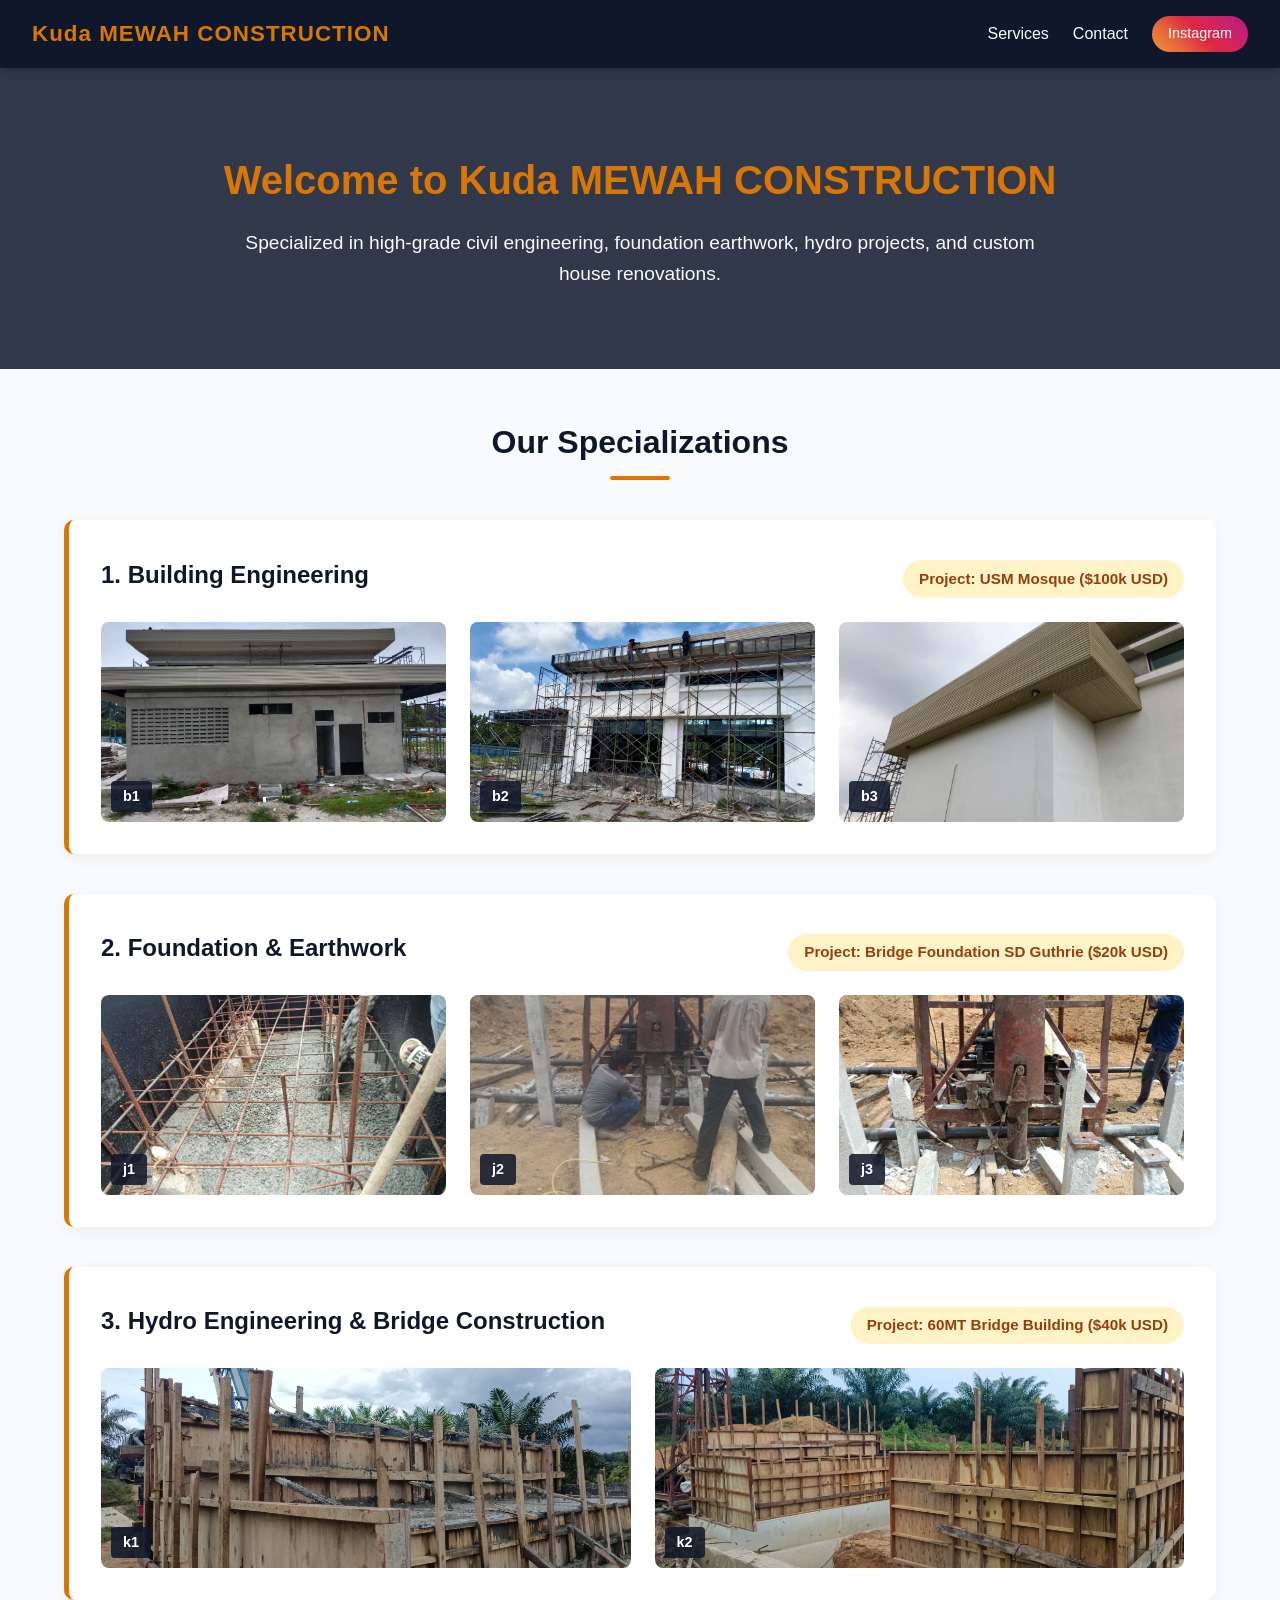
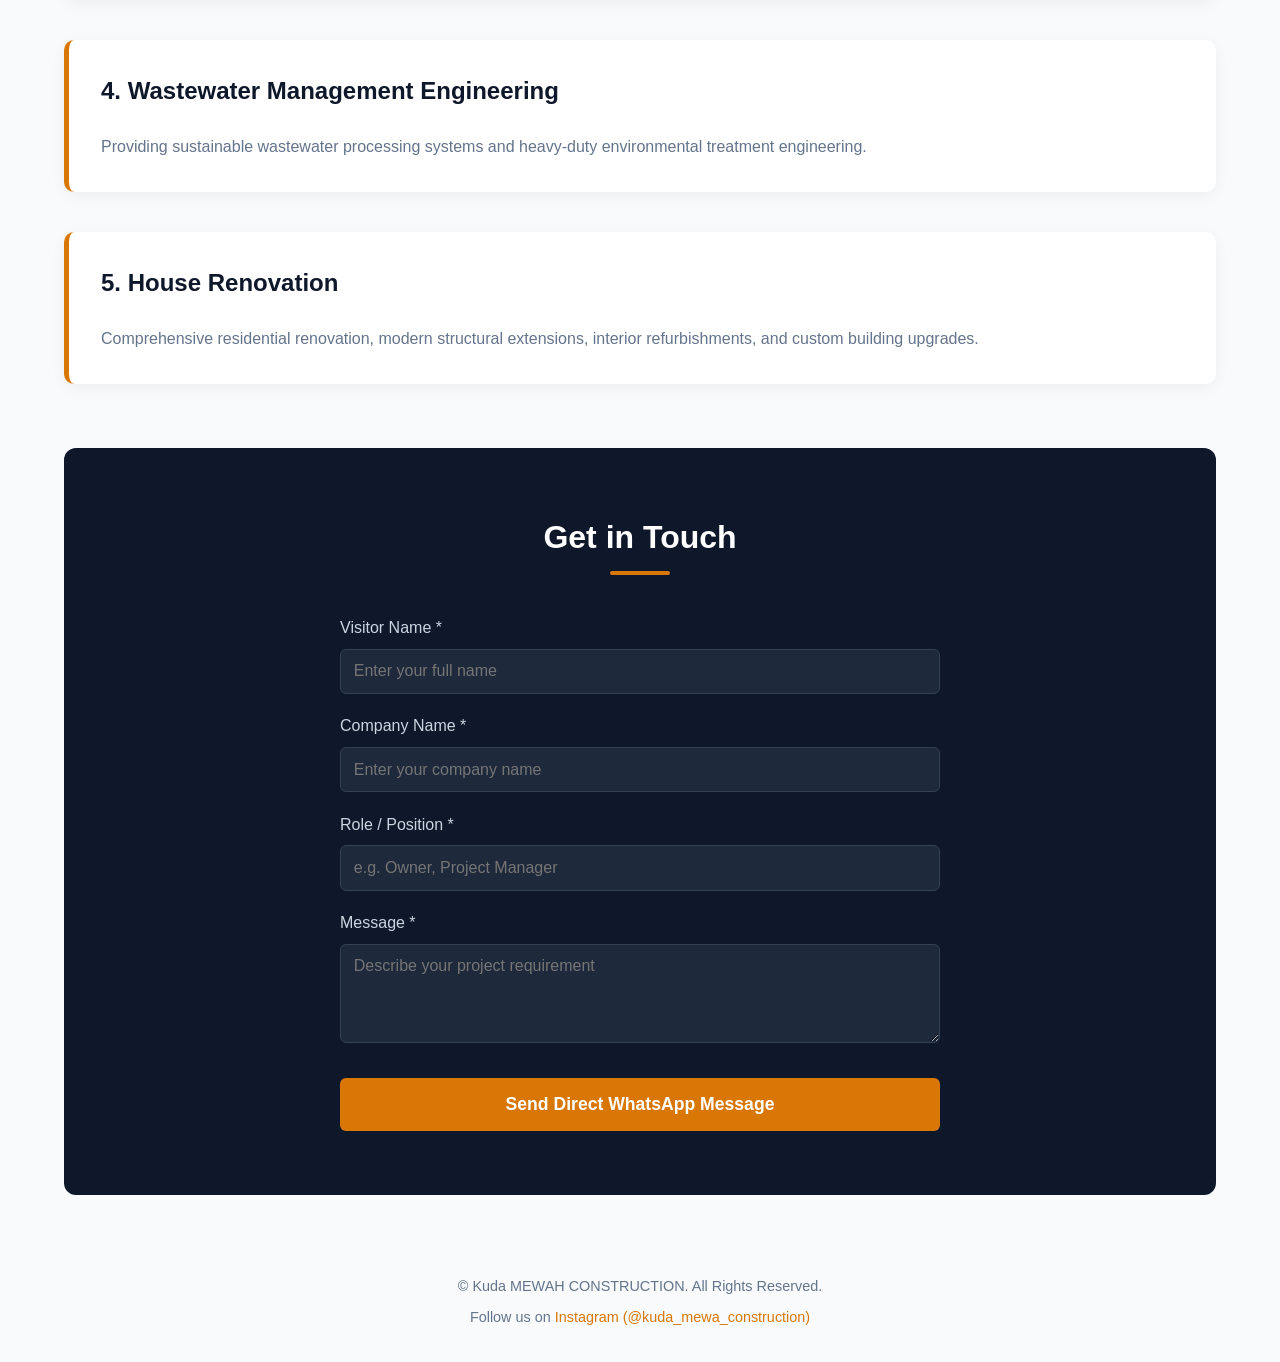
<file: index.html>
<!DOCTYPE html>
<html lang="en">
<head>
    <meta charset="UTF-8">
    <meta name="viewport" content="width=device-width, initial-scale=1.0">
    <title>Kuda MEWAH CONSTRUCTION</title>
    <!-- External CSS Link -->
    <link rel="stylesheet" href="kudamewah.css">
</head>
<body>

    <!-- Navigation -->
    <nav>
        <div class="logo">Kuda MEWAH CONSTRUCTION</div>
        <div class="nav-links">
            <a href="#specializations">Services</a>
            <a href="#contact">Contact</a>
            <a href="https://www.instagram.com/kuda_mewa_construction?srtk=NzdyZjBseTh3OHQ4" target="_blank" class="ig-btn">Instagram</a>
        </div>
    </nav>

    <!-- Welcome / Hero Section -->
    <header class="hero">
        <h1>Welcome to Kuda MEWAH CONSTRUCTION</h1>
        <p>Specialized in high-grade civil engineering, foundation earthwork, hydro projects, and custom house renovations.</p>
    </header>

    <!-- Specializations Section -->
    <main class="container" id="specializations">
        <h2 class="section-title">Our Specializations</h2>

        <!-- 1. Building Engineering -->
        <article class="spec-card">
            <div class="spec-header">
                <h3 class="spec-title">1. Building Engineering</h3>
                <span class="project-badge">Project: USM Mosque ($100k USD)</span>
            </div>
            <div class="gallery">
                <div class="img-card">
                    <img src="b1.jpg" alt="Building b1" onerror="this.src='https://placehold.co/600x400?text=b1.jpg'">
                    <span class="img-label">b1</span>
                </div>
                <div class="img-card">
                    <img src="b2.jpg" alt="Building b2" onerror="this.src='https://placehold.co/600x400?text=b2.jpg'">
                    <span class="img-label">b2</span>
                </div>
                <div class="img-card">
                    <img src="b3.jpg" alt="Building b3" onerror="this.src='https://placehold.co/600x400?text=b3.jpg'">
                    <span class="img-label">b3</span>
                </div>
            </div>
        </article>

        <!-- 2. Foundation and Earthwork -->
        <article class="spec-card">
            <div class="spec-header">
                <h3 class="spec-title">2. Foundation & Earthwork</h3>
                <span class="project-badge">Project: Bridge Foundation SD Guthrie ($20k USD)</span>
            </div>
            <div class="gallery">
                <div class="img-card">
                    <img src="j1.jpg" alt="Foundation j1" onerror="this.src='https://placehold.co/600x400?text=j1.jpg'">
                    <span class="img-label">j1</span>
                </div>
                <div class="img-card">
                    <img src="j2.jpg" alt="Foundation j2" onerror="this.src='https://placehold.co/600x400?text=j2.jpg'">
                    <span class="img-label">j2</span>
                </div>
                <div class="img-card">
                    <img src="j3.jpg" alt="Foundation j3" onerror="this.src='https://placehold.co/600x400?text=j3.jpg'">
                    <span class="img-label">j3</span>
                </div>
            </div>
        </article>

        <!-- 3. Hydro Engineering & Bridge Construction -->
        <article class="spec-card">
            <div class="spec-header">
                <h3 class="spec-title">3. Hydro Engineering & Bridge Construction</h3>
                <span class="project-badge">Project: 60MT Bridge Building ($40k USD)</span>
            </div>
            <div class="gallery">
                <div class="img-card">
                    <img src="k1.jpg" alt="Bridge k1" onerror="this.src='https://placehold.co/600x400?text=k1.jpg'">
                    <span class="img-label">k1</span>
                </div>
                <div class="img-card">
                    <img src="k2.jpg" alt="Bridge k2" onerror="this.src='https://placehold.co/600x400?text=k2.jpg'">
                    <span class="img-label">k2</span>
                </div>
            </div>
        </article>

        <!-- 4. Wastewater Management Engineering -->
        <article class="spec-card">
            <div class="spec-header">
                <h3 class="spec-title">4. Wastewater Management Engineering</h3>
            </div>
            <p style="color: #64748b;">Providing sustainable wastewater processing systems and heavy-duty environmental treatment engineering.</p>
        </article>

        <!-- 5. House Renovation -->
        <article class="spec-card">
            <div class="spec-header">
                <h3 class="spec-title">5. House Renovation</h3>
            </div>
            <p style="color: #64748b;">Comprehensive residential renovation, modern structural extensions, interior refurbishments, and custom building upgrades.</p>
        </article>

        <!-- Contact Form -->
        <section class="contact-section" id="contact">
            <h2 class="section-title" style="color: white;">Get in Touch</h2>
            <form class="contact-form" id="whatsappForm">
                <div class="form-group">
                    <label for="name">Visitor Name *</label>
                    <input type="text" id="name" required placeholder="Enter your full name">
                </div>
                <div class="form-group">
                    <label for="company">Company Name *</label>
                    <input type="text" id="company" required placeholder="Enter your company name">
                </div>
                <div class="form-group">
                    <label for="role">Role / Position *</label>
                    <input type="text" id="role" required placeholder="e.g. Owner, Project Manager">
                </div>
                <div class="form-group">
                    <label for="message">Message *</label>
                    <textarea id="message" rows="4" required placeholder="Describe your project requirement"></textarea>
                </div>
                <button type="submit" class="submit-btn">Send Direct WhatsApp Message</button>
            </form>
        </section>
    </main>

    <footer>
        <p>&copy; Kuda MEWAH CONSTRUCTION. All Rights Reserved.</p>
        <p style="margin-top: 0.5rem;">Follow us on <a href="https://www.instagram.com/kuda_mewa_construction?srtk=NzdyZjBseTh3OHQ4" target="_blank">Instagram (@kuda_mewa_construction)</a></p>
    </footer>

    <!-- Direct WhatsApp Redirect Script -->
    <script>
        document.getElementById('whatsappForm').addEventListener('submit', function(e) {
            e.preventDefault();

            const name = document.getElementById('name').value;
            const company = document.getElementById('company').value;
            const role = document.getElementById('role').value;
            const message = document.getElementById('message').value;

            const phoneNumber = "60164461017";

            const text = `Hello Kuda MEWAH CONSTRUCTION,\n\nI am reaching out via your website:\n\n` +
                         `*Name:* ${name}\n` +
                         `*Company:* ${company}\n` +
                         `*Role:* ${role}\n` +
                         `*Message:* ${message}`;

            const whatsappUrl = `https://wa.me/${phoneNumber}?text=${encodeURIComponent(text)}`;
            window.open(whatsappUrl, '_blank');
        });
    </script>
</body>
</html>
</file>
<file: kudamewah.css>
:root {
    --primary: #d97706;
    --primary-hover: #b45309;
    --dark: #0f172a;
    --card-bg: #ffffff;
    --light-bg: #f8fafc;
    --text-dark: #334155;
    --text-light: #f8fafc;
    --instagram-color: #e1306c;
}

* {
    box-sizing: border-box;
    margin: 0;
    padding: 0;
    font-family: 'Segoe UI', Tahoma, Geneva, Verdana, sans-serif;
}

body {
    background-color: var(--light-bg);
    color: var(--text-dark);
    line-height: 1.6;
}

/* Navigation */
nav {
    background-color: var(--dark);
    color: var(--text-light);
    padding: 1rem 2rem;
    position: sticky;
    top: 0;
    z-index: 100;
    display: flex;
    justify-content: space-between;
    align-items: center;
    box-shadow: 0 2px 10px rgba(0, 0, 0, 0.3);
}

.logo {
    font-size: 1.4rem;
    font-weight: 800;
    color: var(--primary);
    letter-spacing: 1px;
}

.nav-links {
    display: flex;
    align-items: center;
    gap: 1.5rem;
}

.nav-links a {
    color: var(--text-light);
    text-decoration: none;
    font-weight: 500;
    transition: color 0.3s;
}

.nav-links a:hover {
    color: var(--primary);
}

.ig-btn {
    background: linear-gradient(45deg, #f09433, #e6683c, #dc2743, #cc2366, #bc1888);
    color: white !important;
    padding: 0.4rem 1rem;
    border-radius: 20px;
    font-size: 0.9rem;
    font-weight: 600;
}

/* Hero Section */
.hero {
    background: linear-gradient(rgba(15, 23, 42, 0.85), rgba(15, 23, 42, 0.85)), 
                url('https://images.unsplash.com/photo-1541888946425-d0fbb186a5b3?auto=format&fit=crop&w=1200&q=80') center/cover no-repeat;
    color: var(--text-light);
    padding: 5rem 2rem;
    text-align: center;
}

.hero h1 {
    font-size: 2.5rem;
    margin-bottom: 1rem;
    color: var(--primary);
}

.hero p {
    font-size: 1.2rem;
    max-width: 800px;
    margin: 0 auto;
}

/* Main Container */
.container {
    max-width: 1200px;
    margin: 3rem auto;
    padding: 0 1.5rem;
}

.section-title {
    text-align: center;
    font-size: 2rem;
    margin-bottom: 2.5rem;
    color: var(--dark);
    position: relative;
}

.section-title::after {
    content: '';
    display: block;
    width: 60px;
    height: 4px;
    background: var(--primary);
    margin: 8px auto 0;
    border-radius: 2px;
}

/* Specialization Cards */
.spec-card {
    background: var(--card-bg);
    border-radius: 10px;
    padding: 2rem;
    margin-bottom: 2.5rem;
    box-shadow: 0 4px 15px rgba(0, 0, 0, 0.05);
    border-left: 5px solid var(--primary);
}

.spec-header {
    display: flex;
    justify-content: space-between;
    align-items: center;
    flex-wrap: wrap;
    margin-bottom: 1.5rem;
}

.spec-title {
    font-size: 1.5rem;
    color: var(--dark);
}

.project-badge {
    background-color: #fef3c7;
    color: #92400e;
    padding: 0.4rem 1rem;
    border-radius: 20px;
    font-weight: 600;
    font-size: 0.95rem;
    margin-top: 0.5rem;
}

/* Image Grid Gallery */
.gallery {
    display: grid;
    grid-template-columns: repeat(auto-fit, minmax(250px, 1fr));
    gap: 1.5rem;
    margin-top: 1rem;
}

.img-card {
    position: relative;
    background: #e2e8f0;
    border-radius: 8px;
    overflow: hidden;
    height: 200px;
}

.img-card img {
    width: 100%;
    height: 100%;
    object-fit: cover;
    transition: transform 0.3s ease;
}

.img-card:hover img {
    transform: scale(1.05);
}

.img-label {
    position: absolute;
    bottom: 10px;
    left: 10px;
    background: rgba(15, 23, 42, 0.85);
    color: white;
    padding: 4px 12px;
    border-radius: 4px;
    font-weight: bold;
    font-size: 0.9rem;
}

/* Contact Section & Form */
.contact-section {
    background: var(--dark);
    color: var(--text-light);
    padding: 4rem 1.5rem;
    border-radius: 12px;
    margin-top: 4rem;
}

.contact-form {
    max-width: 600px;
    margin: 0 auto;
    display: flex;
    flex-direction: column;
    gap: 1.2rem;
}

.form-group {
    display: flex;
    flex-direction: column;
    gap: 0.5rem;
}

.form-group label {
    font-weight: 500;
    color: #cbd5e1;
}

.form-group input, 
.form-group textarea {
    padding: 0.8rem;
    border-radius: 6px;
    border: 1px solid #334155;
    background-color: #1e293b;
    color: white;
    font-size: 1rem;
}

.form-group input:focus, 
.form-group textarea:focus {
    outline: 2px solid var(--primary);
    border-color: transparent;
}

.submit-btn {
    background-color: var(--primary);
    color: white;
    padding: 1rem;
    border: none;
    border-radius: 6px;
    font-size: 1.1rem;
    font-weight: 600;
    cursor: pointer;
    transition: background 0.3s;
    margin-top: 1rem;
}

.submit-btn:hover {
    background-color: var(--primary-hover);
}

/* Footer */
footer {
    text-align: center;
    padding: 2rem;
    color: #64748b;
    font-size: 0.9rem;
}

footer a {
    color: var(--primary);
    text-decoration: none;
}

/* Mobile Responsive Adjustments */
@media (max-width: 600px) {
    .hero h1 { 
        font-size: 1.8rem; 
    }
    .nav-links { 
        gap: 0.8rem; 
    }
    .spec-header { 
        flex-direction: column; 
        align-items: flex-start; 
    }
}
</file>
